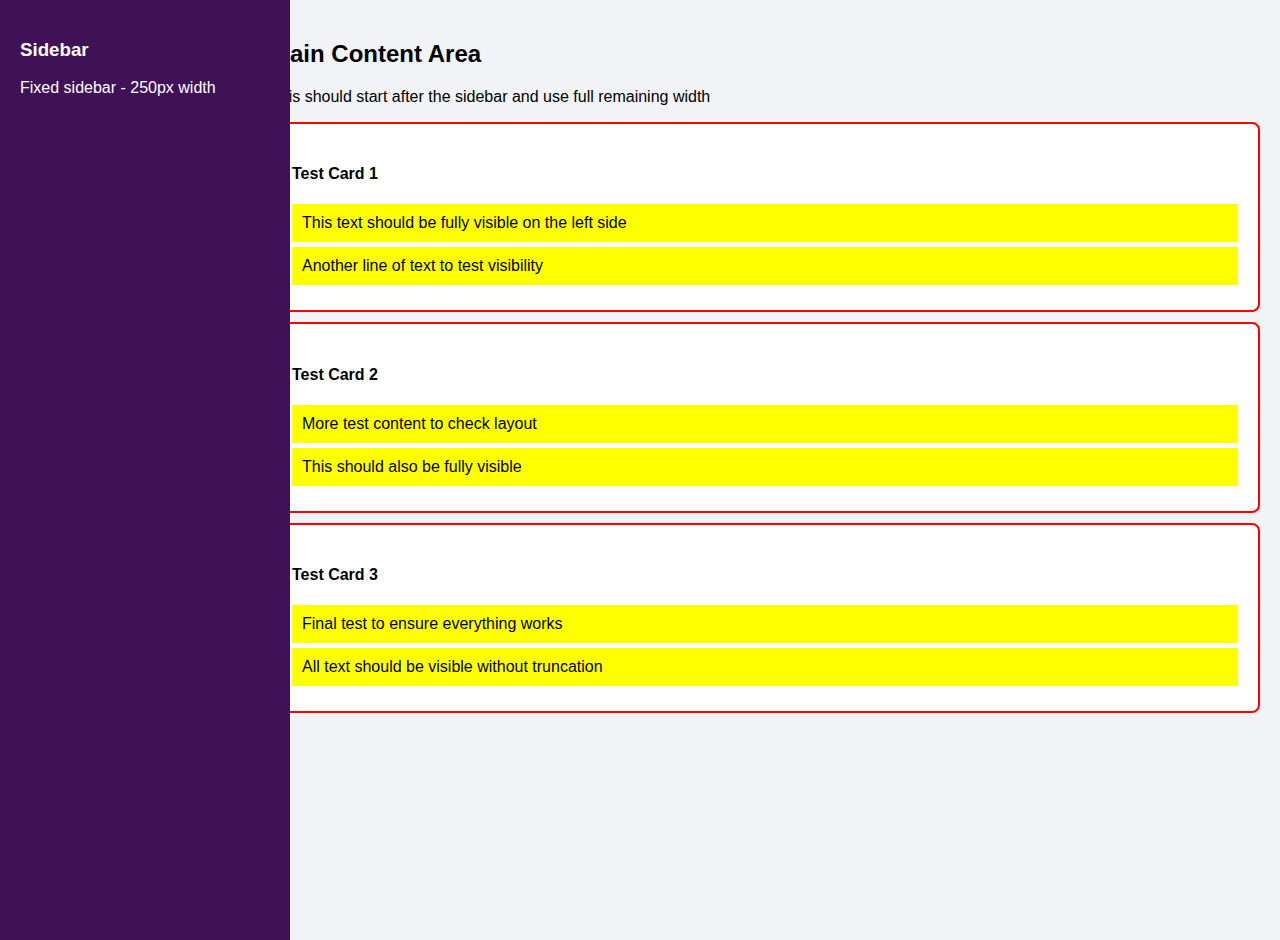
<file: DIAGNOSE_layout_debug.html>
<!DOCTYPE html>
<html>
<head>
    <title>Layout Debug Test</title>
    <style>
        body {
            margin: 0;
            padding: 0;
            font-family: Arial, sans-serif;
        }
        
        .sidebar {
            position: fixed;
            left: 0;
            top: 0;
            width: 250px;
            height: 100vh;
            background: #3f1156;
            color: white;
            padding: 20px;
        }
        
        .main-content {
            margin-left: 250px;
            padding: 20px;
            background: #f1f3f6;
            min-height: 100vh;
        }
        
        .test-card {
            background: white;
            padding: 20px;
            margin: 10px 0;
            border: 2px solid red;
            border-radius: 8px;
        }
        
        .test-text {
            background: yellow;
            padding: 10px;
            margin: 5px 0;
        }
    </style>
</head>
<body>
    <div class="sidebar">
        <h3>Sidebar</h3>
        <p>Fixed sidebar - 250px width</p>
    </div>
    
    <div class="main-content">
        <h2>Main Content Area</h2>
        <p>This should start after the sidebar and use full remaining width</p>
        
        <div class="test-card">
            <h4>Test Card 1</h4>
            <div class="test-text">This text should be fully visible on the left side</div>
            <div class="test-text">Another line of text to test visibility</div>
        </div>
        
        <div class="test-card">
            <h4>Test Card 2</h4>
            <div class="test-text">More test content to check layout</div>
            <div class="test-text">This should also be fully visible</div>
        </div>
        
        <div class="test-card">
            <h4>Test Card 3</h4>
            <div class="test-text">Final test to ensure everything works</div>
            <div class="test-text">All text should be visible without truncation</div>
        </div>
    </div>
</body>
</html>
</file>
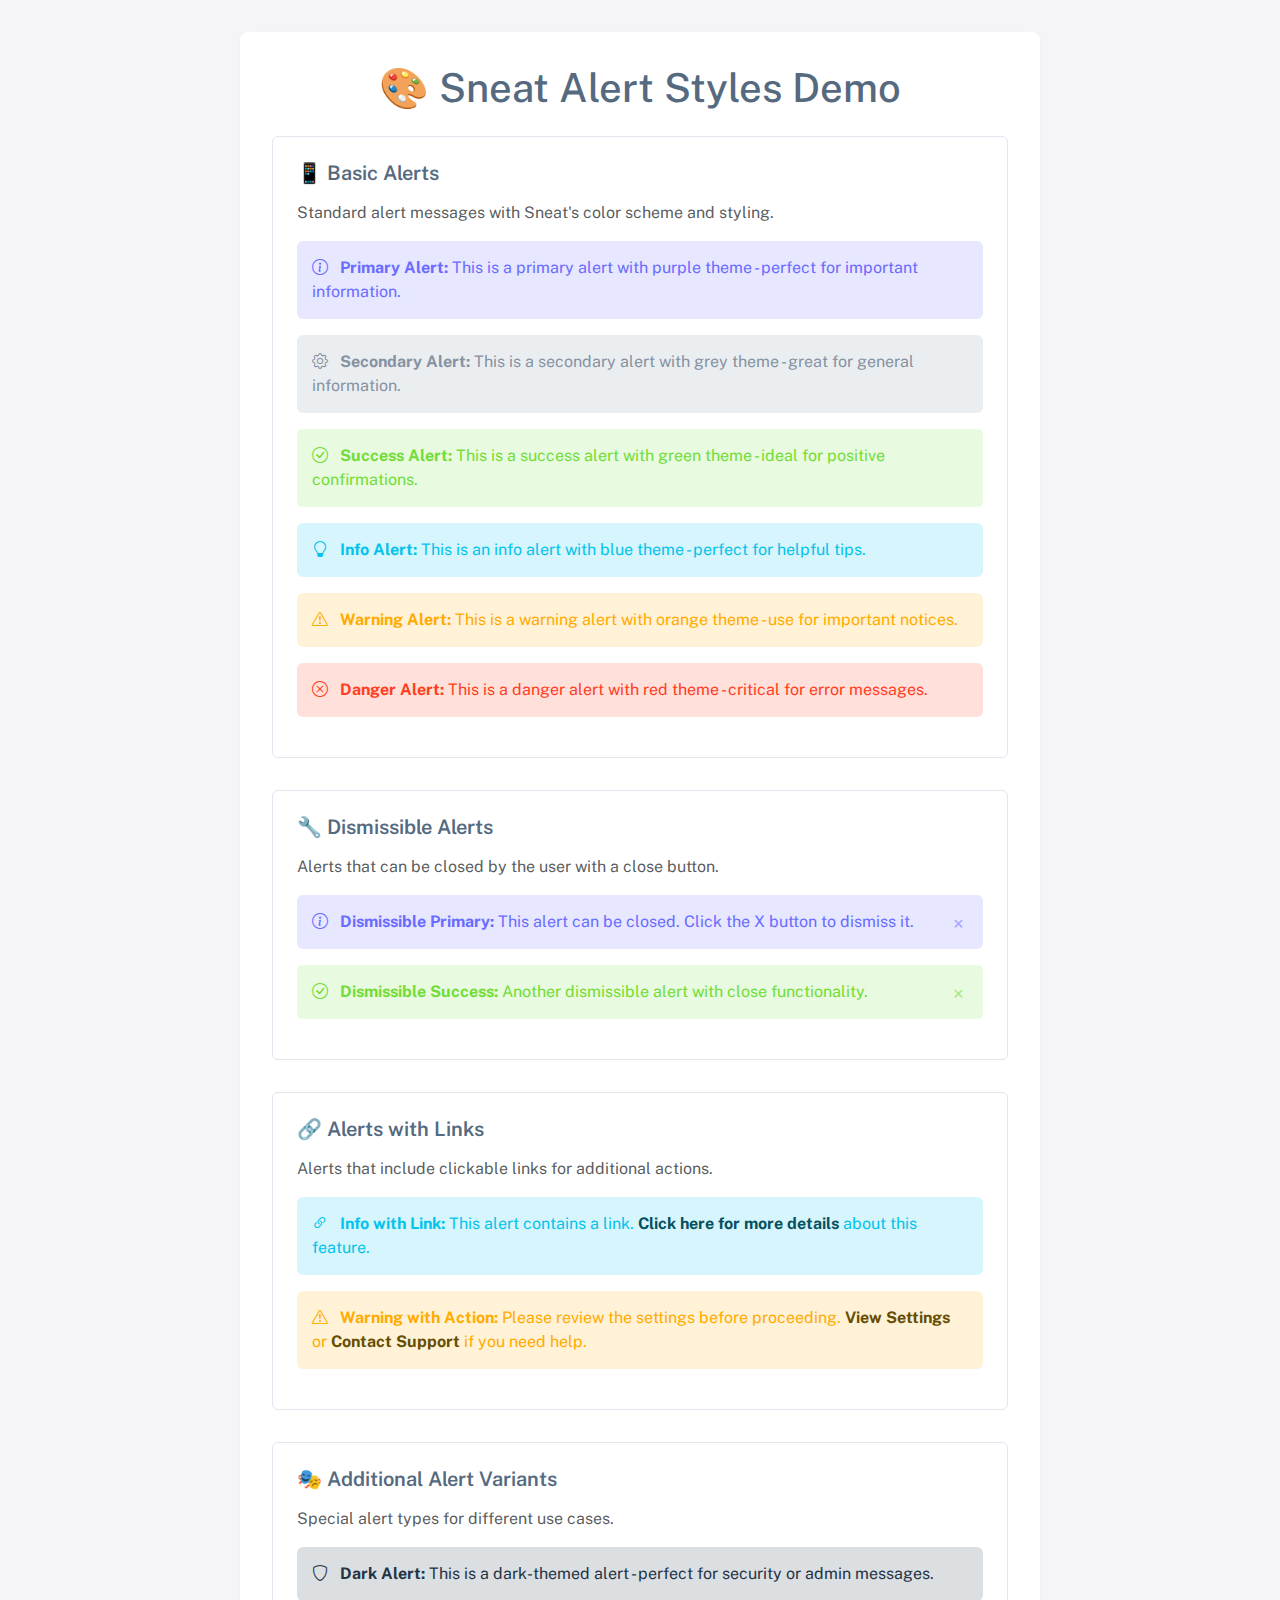
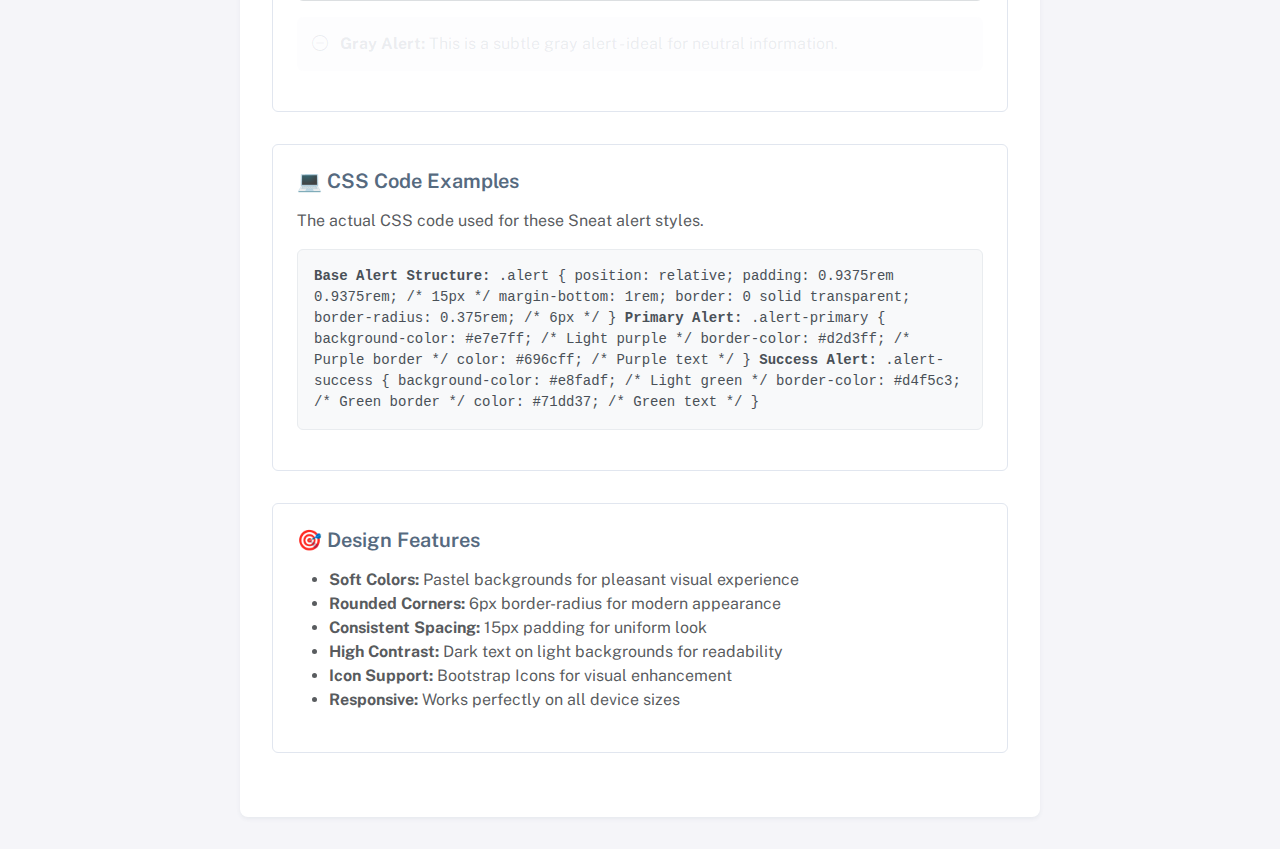
<file: SNEAT_ALERTS_DEMO.html>
<!DOCTYPE html>
<html lang="en">
<head>
    <meta charset="UTF-8">
    <meta name="viewport" content="width=device-width, initial-scale=1.0">
    <title>Sneat Alert Styles Demo</title>
    
    <!-- Google Fonts - Public Sans (Sneat Template Font) -->
    <link rel="stylesheet" href="https://fonts.googleapis.com/css2?family=Public+Sans:ital,wght@0,300;0,400;0,500;0,600;0,700;1,300;1,400;1,500;1,600;1,700&display=swap">
    
    <!-- Bootstrap CSS -->
    <link rel="stylesheet" href="https://cdn.jsdelivr.net/npm/bootstrap@5.3.0/dist/css/bootstrap.min.css">
    
    <!-- Bootstrap Icons -->
    <link rel="stylesheet" href="https://cdn.jsdelivr.net/npm/bootstrap-icons@1.10.5/font/bootstrap-icons.css">
    
    <style>
        :root {
            --bs-font-sans-serif: "Public Sans", -apple-system, BlinkMacSystemFont, "Segoe UI", "Oxygen", "Ubuntu", "Cantarell", "Fira Sans", "Droid Sans", "Helvetica Neue", sans-serif;
        }
        
        body {
            font-family: var(--bs-font-sans-serif);
            background-color: #f5f5f9;
            color: #697a8d;
            padding: 2rem;
        }
        
        .demo-container {
            max-width: 800px;
            margin: 0 auto;
            background: white;
            padding: 2rem;
            border-radius: 0.5rem;
            box-shadow: 0 0.125rem 0.25rem rgba(67, 89, 113, 0.075);
        }
        
        .demo-section {
            margin-bottom: 2rem;
            padding: 1.5rem;
            border: 1px solid #e1e6ef;
            border-radius: 0.375rem;
            background: #fff;
        }
        
        .demo-title {
            color: #566a7f;
            font-weight: 600;
            margin-bottom: 1rem;
            font-size: 1.25rem;
        }
        
        /* Sneat Alert Styles */
        .alert {
            position: relative;
            padding: 0.9375rem 0.9375rem;
            margin-bottom: 1rem;
            border: 0 solid transparent;
            border-radius: 0.375rem;
        }
        
        .alert-primary {
            background-color: #e7e7ff;
            border-color: #d2d3ff;
            color: #696cff;
        }
        
        .alert-secondary {
            background-color: #ebeef0;
            border-color: #dadee3;
            color: #8592a3;
        }
        
        .alert-success {
            background-color: #e8fadf;
            border-color: #d4f5c3;
            color: #71dd37;
        }
        
        .alert-info {
            background-color: #d7f5fc;
            border-color: #b3edf9;
            color: #03c3ec;
        }
        
        .alert-warning {
            background-color: #fff2d6;
            border-color: #ffe6b3;
            color: #ffab00;
        }
        
        .alert-danger {
            background-color: #ffe0db;
            border-color: #ffc5bb;
            color: #ff3e1d;
        }
        
        .alert-dark {
            background-color: #dcdfe1;
            border-color: #bdc2c8;
            color: #233446;
        }
        
        .alert-gray {
            background-color: rgba(253, 253, 254, 0.856);
            border-color: rgba(251, 251, 252, 0.73);
            color: rgba(67, 89, 113, 0.1);
        }
        
        .alert-dismissible {
            padding-right: 2.8125rem;
        }
        
        .alert-dismissible .btn-close {
            position: absolute;
            top: 0;
            right: 0;
            z-index: 2;
            padding: 1.171875rem 0.9375rem;
        }
        
        .alert-link {
            font-weight: 700;
            text-decoration: none;
        }
        
        .alert-link:hover {
            text-decoration: underline;
        }
        
        .btn-close {
            background: transparent;
            border: 0;
            font-size: 1.25rem;
            line-height: 1;
            color: inherit;
            opacity: 0.5;
            cursor: pointer;
        }
        
        .btn-close:hover {
            opacity: 0.75;
        }
        
        .code-example {
            background: #f8f9fa;
            border: 1px solid #e9ecef;
            border-radius: 0.375rem;
            padding: 1rem;
            margin: 1rem 0;
            font-family: 'Courier New', monospace;
            font-size: 0.875rem;
            color: #495057;
        }
    </style>
</head>
<body>
    <div class="demo-container">
        <h1 class="text-center mb-4" style="color: #566a7f;">🎨 Sneat Alert Styles Demo</h1>
        
        <div class="demo-section">
            <h2 class="demo-title">📱 Basic Alerts</h2>
            <p class="text-muted mb-3">Standard alert messages with Sneat's color scheme and styling.</p>
            
            <div class="alert alert-primary">
                <i class="bi bi-info-circle me-2"></i>
                <strong>Primary Alert:</strong> This is a primary alert with purple theme - perfect for important information.
            </div>
            
            <div class="alert alert-secondary">
                <i class="bi bi-gear me-2"></i>
                <strong>Secondary Alert:</strong> This is a secondary alert with grey theme - great for general information.
            </div>
            
            <div class="alert alert-success">
                <i class="bi bi-check-circle me-2"></i>
                <strong>Success Alert:</strong> This is a success alert with green theme - ideal for positive confirmations.
            </div>
            
            <div class="alert alert-info">
                <i class="bi bi-lightbulb me-2"></i>
                <strong>Info Alert:</strong> This is an info alert with blue theme - perfect for helpful tips.
            </div>
            
            <div class="alert alert-warning">
                <i class="bi bi-exclamation-triangle me-2"></i>
                <strong>Warning Alert:</strong> This is a warning alert with orange theme - use for important notices.
            </div>
            
            <div class="alert alert-danger">
                <i class="bi bi-x-circle me-2"></i>
                <strong>Danger Alert:</strong> This is a danger alert with red theme - critical for error messages.
            </div>
        </div>
        
        <div class="demo-section">
            <h2 class="demo-title">🔧 Dismissible Alerts</h2>
            <p class="text-muted mb-3">Alerts that can be closed by the user with a close button.</p>
            
            <div class="alert alert-primary alert-dismissible">
                <i class="bi bi-info-circle me-2"></i>
                <strong>Dismissible Primary:</strong> This alert can be closed. Click the X button to dismiss it.
                <button type="button" class="btn-close" onclick="this.parentElement.remove()">×</button>
            </div>
            
            <div class="alert alert-success alert-dismissible">
                <i class="bi bi-check-circle me-2"></i>
                <strong>Dismissible Success:</strong> Another dismissible alert with close functionality.
                <button type="button" class="btn-close" onclick="this.parentElement.remove()">×</button>
            </div>
        </div>
        
        <div class="demo-section">
            <h2 class="demo-title">🔗 Alerts with Links</h2>
            <p class="text-muted mb-3">Alerts that include clickable links for additional actions.</p>
            
            <div class="alert alert-info">
                <i class="bi bi-link-45deg me-2"></i>
                <strong>Info with Link:</strong> This alert contains a link. 
                <a href="#" class="alert-link">Click here for more details</a> about this feature.
            </div>
            
            <div class="alert alert-warning">
                <i class="bi bi-exclamation-triangle me-2"></i>
                <strong>Warning with Action:</strong> Please review the settings before proceeding. 
                <a href="#" class="alert-link">View Settings</a> or 
                <a href="#" class="alert-link">Contact Support</a> if you need help.
            </div>
        </div>
        
        <div class="demo-section">
            <h2 class="demo-title">🎭 Additional Alert Variants</h2>
            <p class="text-muted mb-3">Special alert types for different use cases.</p>
            
            <div class="alert alert-dark">
                <i class="bi bi-shield me-2"></i>
                <strong>Dark Alert:</strong> This is a dark-themed alert - perfect for security or admin messages.
            </div>
            
            <div class="alert alert-gray">
                <i class="bi bi-dash-circle me-2"></i>
                <strong>Gray Alert:</strong> This is a subtle gray alert - ideal for neutral information.
            </div>
        </div>
        
        <div class="demo-section">
            <h2 class="demo-title">💻 CSS Code Examples</h2>
            <p class="text-muted mb-3">The actual CSS code used for these Sneat alert styles.</p>
            
            <div class="code-example">
<strong>Base Alert Structure:</strong>
.alert {
  position: relative;
  padding: 0.9375rem 0.9375rem;  /* 15px */
  margin-bottom: 1rem;
  border: 0 solid transparent;
  border-radius: 0.375rem;       /* 6px */
}

<strong>Primary Alert:</strong>
.alert-primary {
  background-color: #e7e7ff;     /* Light purple */
  border-color: #d2d3ff;         /* Purple border */
  color: #696cff;                /* Purple text */
}

<strong>Success Alert:</strong>
.alert-success {
  background-color: #e8fadf;     /* Light green */
  border-color: #d4f5c3;         /* Green border */
  color: #71dd37;                /* Green text */
}
            </div>
        </div>
        
        <div class="demo-section">
            <h2 class="demo-title">🎯 Design Features</h2>
            <ul class="text-muted">
                <li><strong>Soft Colors:</strong> Pastel backgrounds for pleasant visual experience</li>
                <li><strong>Rounded Corners:</strong> 6px border-radius for modern appearance</li>
                <li><strong>Consistent Spacing:</strong> 15px padding for uniform look</li>
                <li><strong>High Contrast:</strong> Dark text on light backgrounds for readability</li>
                <li><strong>Icon Support:</strong> Bootstrap Icons for visual enhancement</li>
                <li><strong>Responsive:</strong> Works perfectly on all device sizes</li>
            </ul>
        </div>
    </div>
    
    <script>
        // Auto-dismiss alerts after 5 seconds (demo purpose)
        setTimeout(() => {
            const alerts = document.querySelectorAll('.alert-dismissible');
            alerts.forEach(alert => {
                if (alert.parentElement) {
                    alert.remove();
                }
            });
        }, 5000);
    </script>
</body>
</html>
</file>
